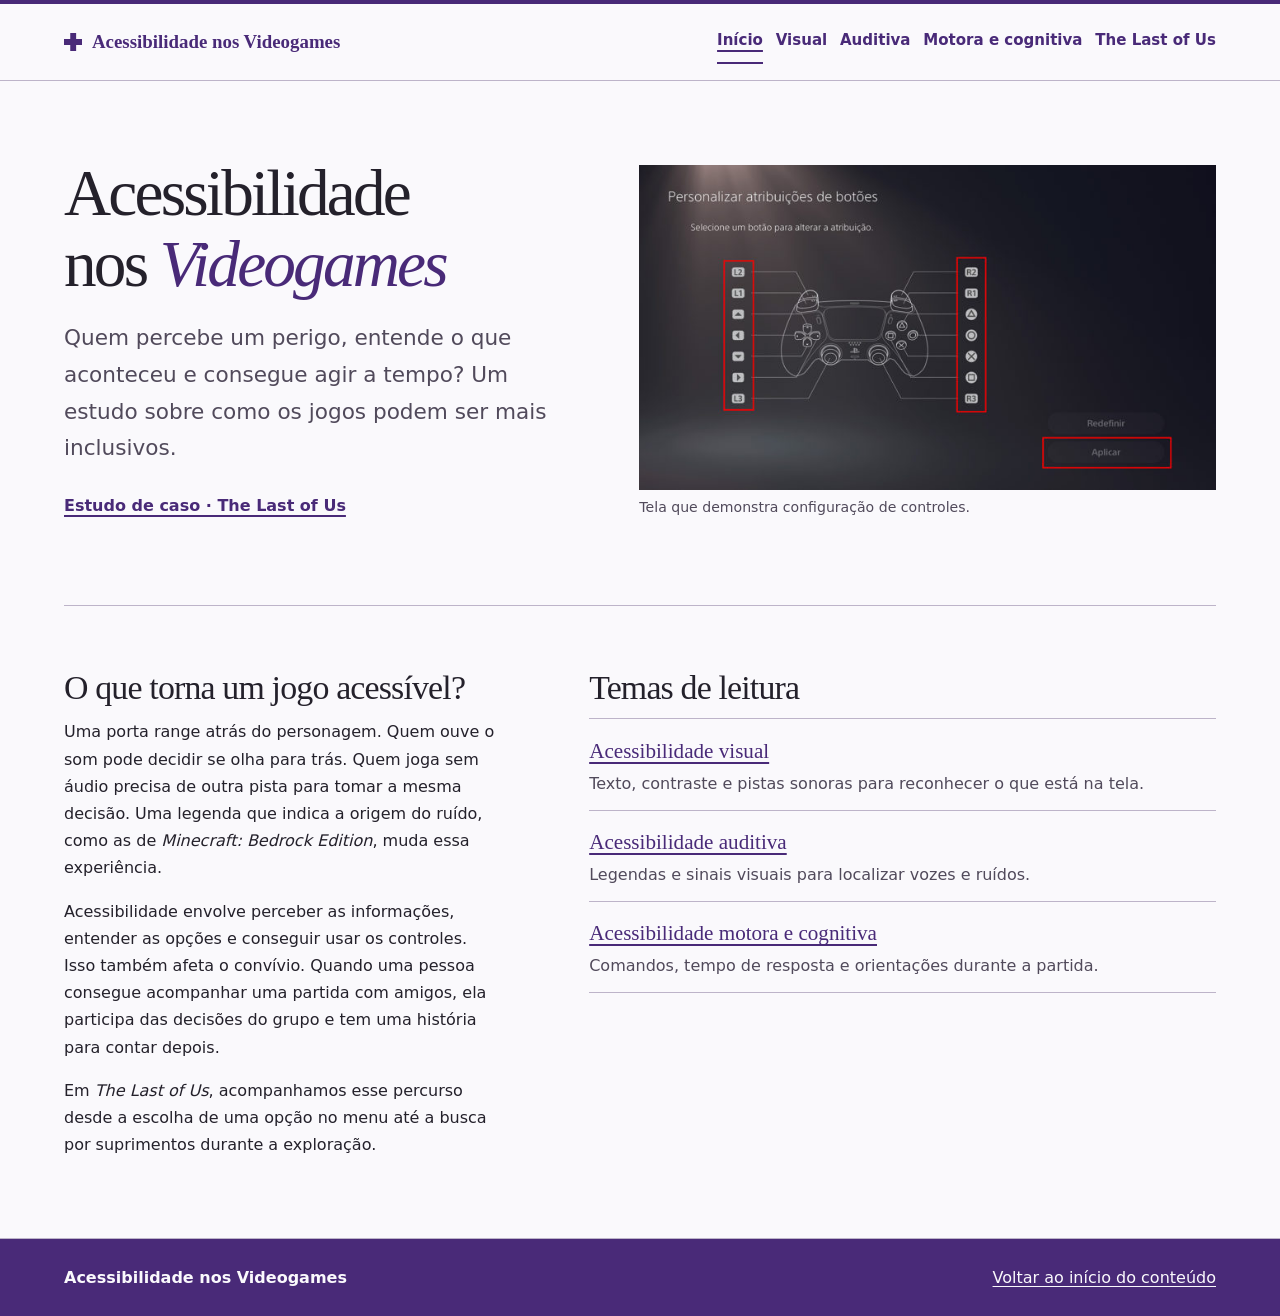
<file: index.html>
<!DOCTYPE html>
<html lang="pt-BR">

<head>
  <meta charset="utf-8">
  <meta name="viewport" content="width=device-width, initial-scale=1">
  <meta name="description"
    content="Quem percebe um perigo, entende o que aconteceu e consegue agir a tempo? Um estudo sobre como os jogos podem ser mais inclusivos.">
  <title>Acessibilidade nos Videogames</title>
  <link rel="icon" href="Imagens/icone.png" type="image/png">
  <link rel="stylesheet" href="css/style.css">
  <script src="js/script.js" defer></script>
</head>

<body>
  <a class="skip" href="#conteudo">Pular para o conteúdo</a>
  <header class="site-head">
    <div class="wrap head-inner">
      <div class="brand"><span aria-hidden="true"></span>Acessibilidade nos Videogames</div>
      <nav aria-label="Navegação principal">
        <a href="index.html" aria-current="page">Início</a>
        <a href="visual.html">Visual</a>
        <a href="auditiva.html">Auditiva</a>
        <a href="motora.html">Motora e cognitiva</a>
        <a href="the-last-of-us.html">The Last of Us</a>
      </nav>
    </div>
  </header>
  <main id="conteudo" class="wrap" tabindex="-1">
    <div class="hero">
      <div>
        <h1>Acessibilidade nos <em>Videogames</em>
        </h1>
        <p class="lead">Quem percebe um perigo, entende o que aconteceu e consegue agir a tempo? Um estudo sobre como os
          jogos podem ser mais inclusivos.</p>
        <a class="study-link" href="the-last-of-us.html">Estudo de caso · The Last of Us</a>
      </div>
      <figure>
        <img src="Imagens/controle.jpg" width="960" height="600"
          alt="Diagrama de um controle. Os botões principais para jogatina podem ser alterados.">
        <figcaption>Tela que demonstra configuração de controles.</figcaption>
      </figure>
    </div>
    <div class="home-content">
      <article class="intro">
        <section>
          <h2>O que torna um jogo acessível?</h2>
          <p>Uma porta range atrás do personagem. Quem ouve o som pode decidir se olha para trás. Quem joga sem áudio
            precisa de outra pista para tomar a mesma decisão. Uma legenda que indica a origem do ruído, como as de
            <cite>Minecraft: Bedrock Edition</cite>, muda essa experiência.
          </p>
          <p>Acessibilidade envolve perceber as informações, entender as opções e conseguir usar os controles. Isso
            também afeta o convívio. Quando uma pessoa consegue acompanhar uma partida com amigos, ela participa das
            decisões do grupo e tem uma história para contar depois.</p>
          <p>Em <cite>The Last of Us</cite>, acompanhamos esse percurso desde a escolha de uma opção no menu até a busca
            por suprimentos durante a exploração.</p>
        </section>
      </article>
      <nav class="catalog" aria-label="Artigos por tema">
        <h2>Temas de leitura</h2>
        <ul>
          <li>
            <a href="visual.html">Acessibilidade visual</a>
            <p>Texto, contraste e pistas sonoras para reconhecer o que está na tela.</p>
          </li>
          <li>
            <a href="auditiva.html">Acessibilidade auditiva</a>
            <p>Legendas e sinais visuais para localizar vozes e ruídos.</p>
          </li>
          <li>
            <a href="motora.html">Acessibilidade motora e cognitiva</a>
            <p>Comandos, tempo de resposta e orientações durante a partida.</p>
          </li>
        </ul>
      </nav>
    </div>
    
  </main>
  <footer class="site-foot">
    <div class="wrap">
      <p>Acessibilidade nos Videogames</p>
      <a href="#conteudo">Voltar ao início do conteúdo</a>
    </div>
  </footer>
</body>

</html>
</file>
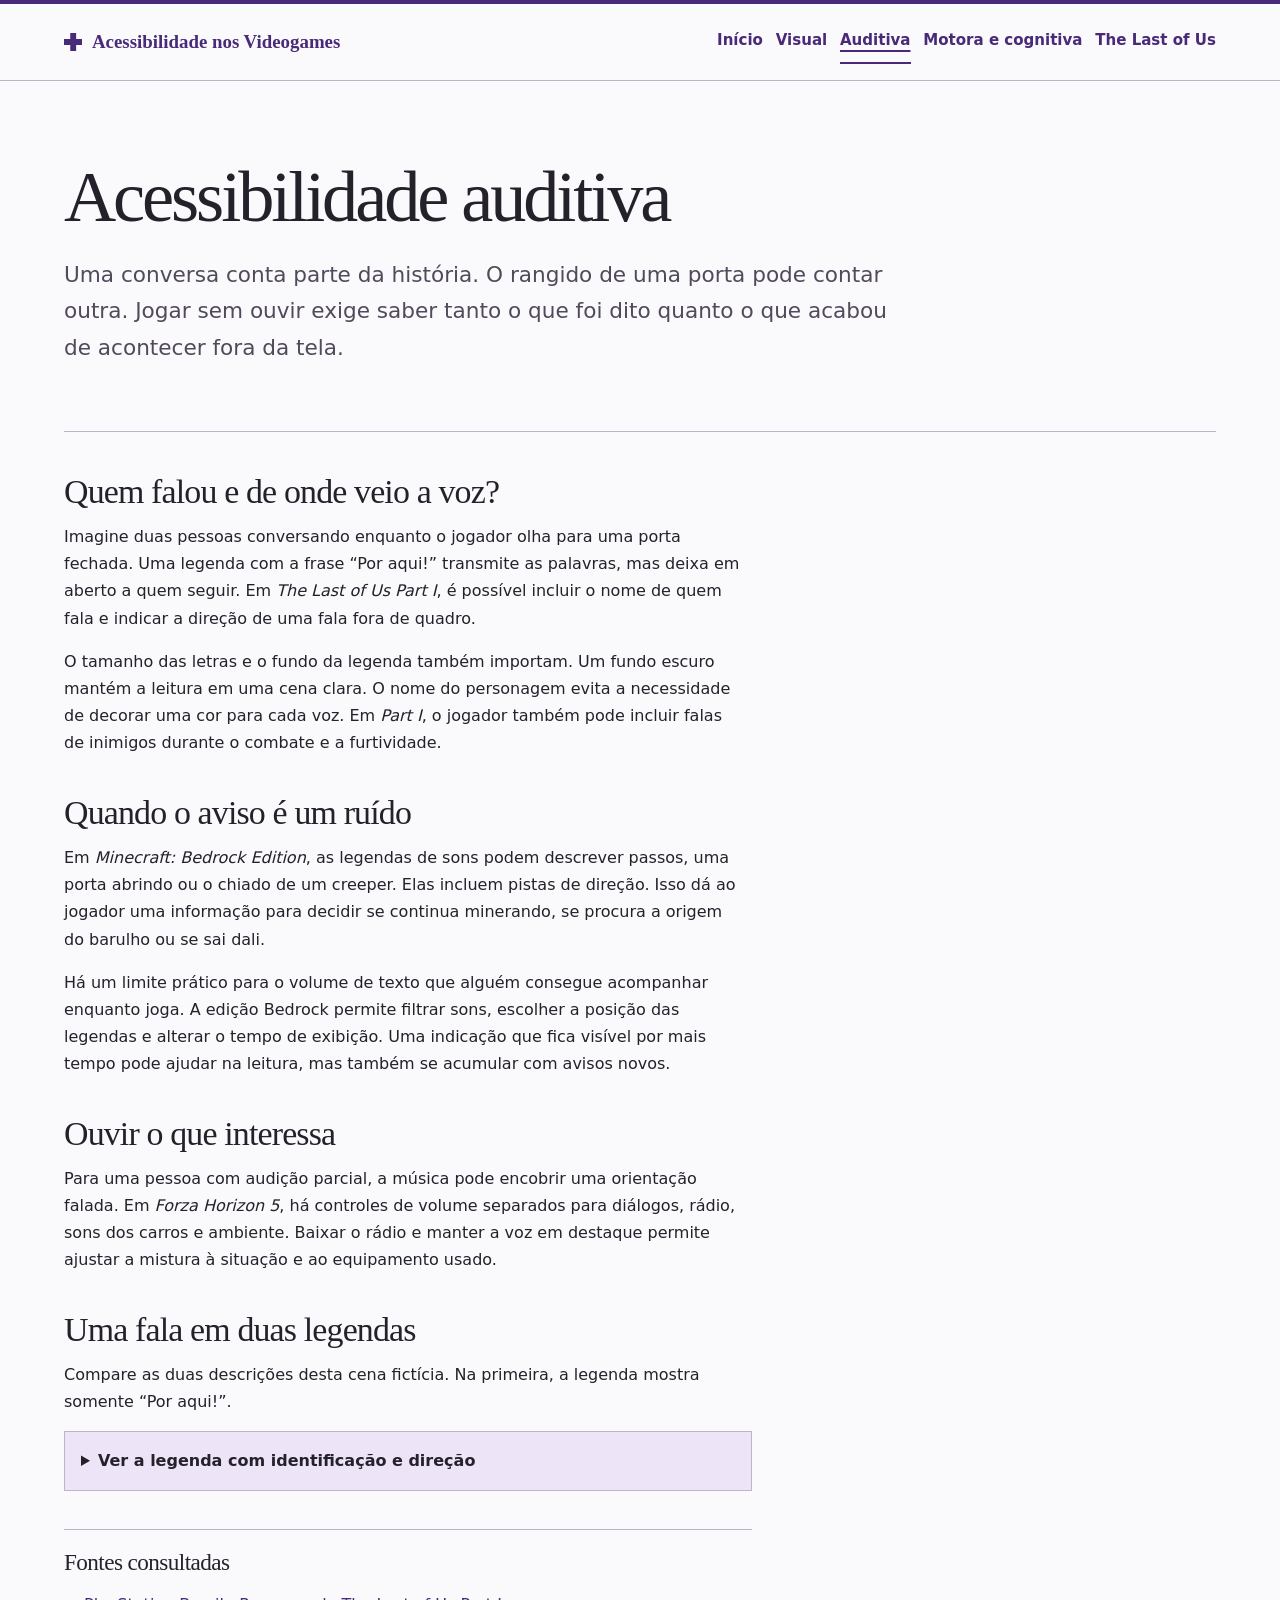
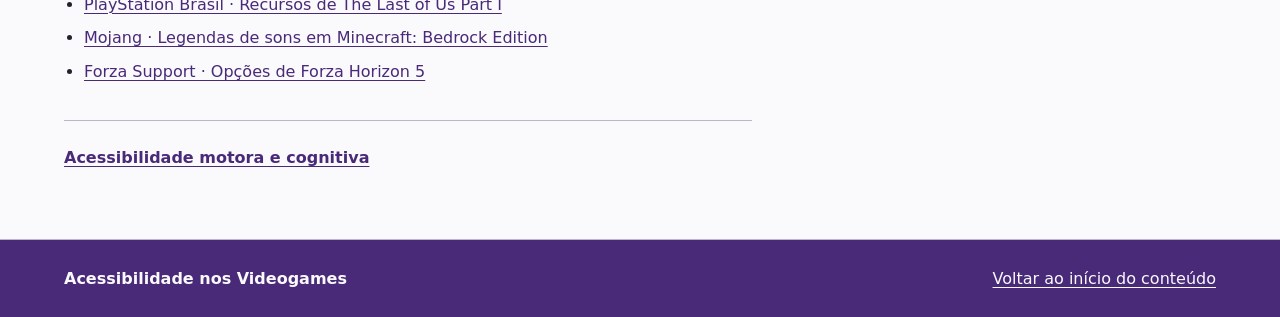
<file: auditiva.html>
<!DOCTYPE html>
<html lang="pt-BR">

<head>
  <meta charset="utf-8">
  <meta name="viewport" content="width=device-width, initial-scale=1">
  <meta name="description"
    content="Uma conversa conta parte da história. O rangido de uma porta pode contar outra. Jogar sem ouvir exige saber tanto o que foi dito quanto o que acabou de acontecer fora da tela.">
  <title>Acessibilidade auditiva | Acessibilidade nos Videogames</title>
  <link rel="icon" href="Imagens/icone.png" type="image/png">
  <link rel="stylesheet" href="css/style.css">
  <script src="js/script.js" defer></script>
</head>

<body>
  <a class="skip" href="#conteudo">Pular para o conteúdo</a>
  <header class="site-head">
    <div class="wrap head-inner">
      <div class="brand"><span aria-hidden="true"></span>Acessibilidade nos Videogames</div>
      <nav aria-label="Navegação principal">
        <a href="index.html">Início</a>
        <a href="visual.html">Visual</a>
        <a href="auditiva.html" aria-current="page">Auditiva</a>
        <a href="motora.html">Motora e cognitiva</a>
        <a href="the-last-of-us.html">The Last of Us</a>
      </nav>
    </div>
  </header>
  <main id="conteudo" class="wrap" tabindex="-1">
    <header class="article-head">
      <h1>Acessibilidade auditiva</h1>
      <p class="lead">Uma conversa conta parte da história. O rangido de uma porta pode contar outra. Jogar sem ouvir
        exige saber tanto o que foi dito quanto o que acabou de acontecer fora da tela.</p>
    </header>
    <div class="reading">
      <article>
        <section id="secao-1">
          <h2>Quem falou e de onde veio a voz?</h2>
          <p>Imagine duas pessoas conversando enquanto o jogador olha para uma porta fechada. Uma legenda com a frase
            “Por aqui!” transmite as palavras, mas deixa em aberto a quem seguir. Em <cite>The Last of Us Part I</cite>,
            é possível incluir o nome de quem fala e indicar a direção de uma fala fora de quadro.</p>
          <p>O tamanho das letras e o fundo da legenda também importam. Um fundo escuro mantém a leitura em uma cena
            clara. O nome do personagem evita a necessidade de decorar uma cor para cada voz. Em <cite>Part I</cite>, o
            jogador também pode incluir falas de inimigos durante o combate e a furtividade.</p>
        </section>
        <section id="secao-2">
          <h2>Quando o aviso é um ruído</h2>
          <p>Em <cite>Minecraft: Bedrock Edition</cite>, as legendas de sons podem descrever passos, uma porta abrindo
            ou o chiado de um creeper. Elas incluem pistas de direção. Isso dá ao jogador uma informação para decidir se
            continua minerando, se procura a origem do barulho ou se sai dali.</p>
          <p>Há um limite prático para o volume de texto que alguém consegue acompanhar enquanto joga. A edição Bedrock
            permite filtrar sons, escolher a posição das legendas e alterar o tempo de exibição. Uma indicação que fica
            visível por mais tempo pode ajudar na leitura, mas também se acumular com avisos novos.</p>
        </section>
        <section id="secao-3">
          <h2>Ouvir o que interessa</h2>
          <p>Para uma pessoa com audição parcial, a música pode encobrir uma orientação falada. Em <cite>Forza Horizon
              5</cite>, há controles de volume separados para diálogos, rádio, sons dos carros e ambiente. Baixar o
            rádio e manter a voz em destaque permite ajustar a mistura à situação e ao equipamento usado.</p>
        </section>
        <section id="secao-4">
          <h2>Uma fala em duas legendas</h2>
          <p>Compare as duas descrições desta cena fictícia. Na primeira, a legenda mostra somente “Por aqui!”.</p>
          <details>
            <summary>Ver a legenda com identificação e direção</summary>
            <p><strong>Lia, à esquerda</strong> — Por aqui!</p>
            <p>Agora é possível escolher para onde virar mesmo quando Lia está fora do enquadramento.</p>
          </details>
        </section>
        <section class="refs" id="secao-5">
          <h2>Fontes consultadas</h2>
          <ul>
            <li>
              <a
                href="https://blog.br.playstation.com/2022/08/26/the-last-of-us-part-i-lista-completa-de-recursos-de-acessibilidade/">PlayStation
                Brasil · Recursos de The Last of Us Part I</a>
            </li>
            <li>
              <a href="https://www.minecraft.net/en-us/article/closed-captions-for-bedrock-edition">Mojang · Legendas de
                sons em Minecraft: Bedrock Edition</a>
            </li>
            <li>
              <a
                href="https://support.forza.net/hc/en-us/articles/46523995129747-Forza-Horizon-5-Accessibility-Support">Forza
                Support · Opções de Forza Horizon 5</a>
            </li>
          </ul>
        </section>
        <nav class="next" aria-label="Continuar leitura">
          <a href="motora.html">Acessibilidade motora e cognitiva</a>
        </nav>
      </article>
    </div>
  </main>
  <footer class="site-foot">
    <div class="wrap">
      <p>Acessibilidade nos Videogames</p>
      <a href="#conteudo">Voltar ao início do conteúdo</a>
    </div>
  </footer>
</body>

</html>
</file>
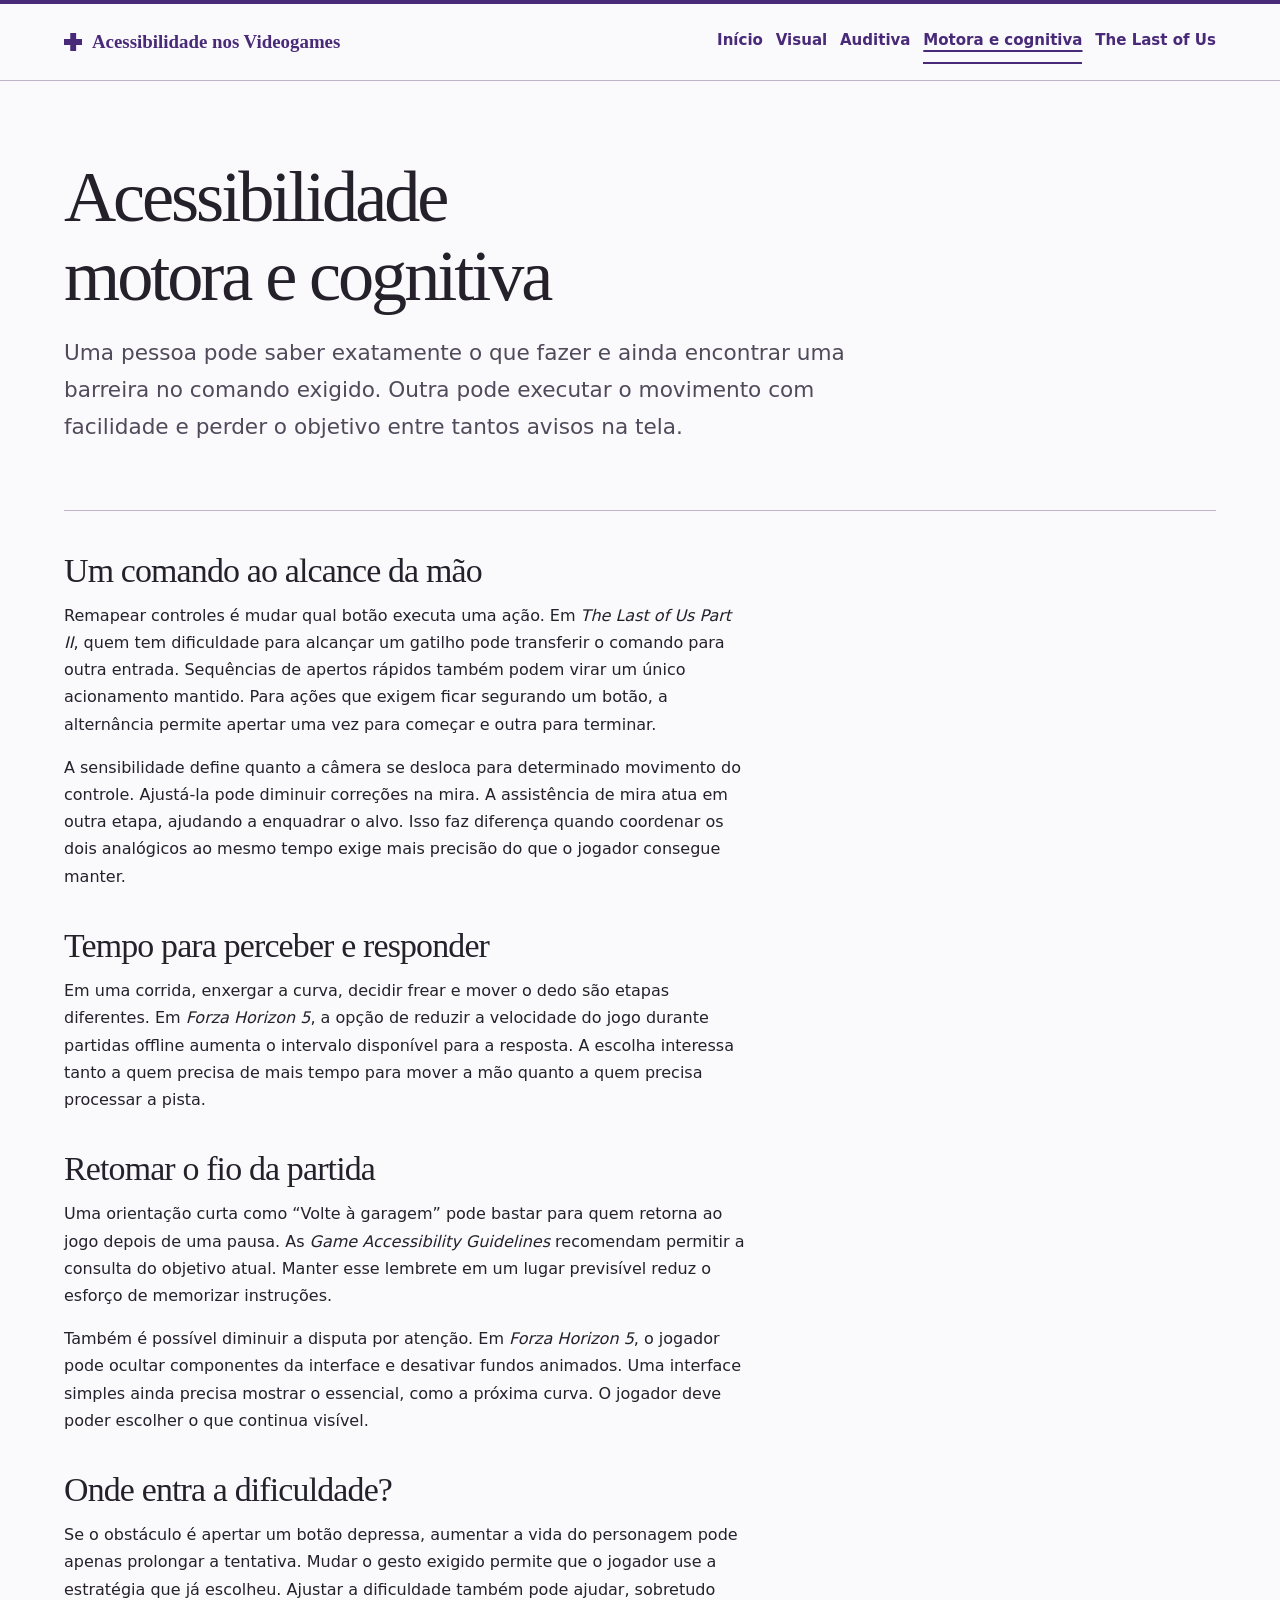
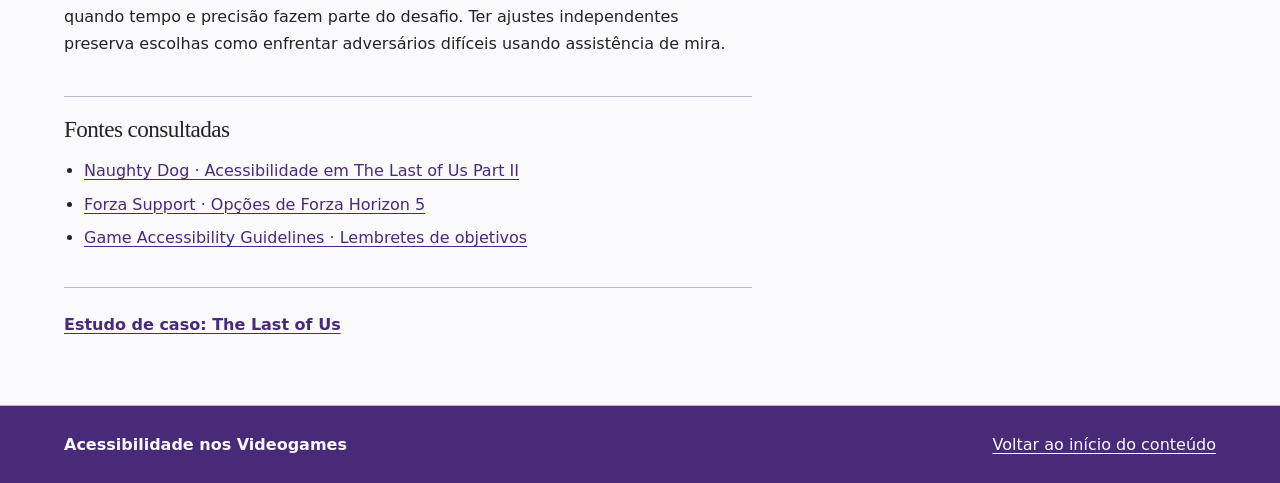
<file: motora.html>
<!DOCTYPE html>
<html lang="pt-BR">

<head>
  <meta charset="utf-8">
  <meta name="viewport" content="width=device-width, initial-scale=1">
  <meta name="description"
    content="Uma pessoa pode saber exatamente o que fazer e ainda encontrar uma barreira no comando exigido. Outra pode executar o movimento com facilidade e perder o objetivo entre tantos avisos na tela.">
  <title>Acessibilidade motora e cognitiva | Acessibilidade nos Videogames</title>
  <link rel="icon" href="Imagens/icone.png" type="image/png">
  <link rel="stylesheet" href="css/style.css">
  <script src="js/script.js" defer></script>
</head>

<body>
  <a class="skip" href="#conteudo">Pular para o conteúdo</a>
  <header class="site-head">
    <div class="wrap head-inner">
      <div class="brand"><span aria-hidden="true"></span>Acessibilidade nos Videogames</div>
      <nav aria-label="Navegação principal">
        <a href="index.html">Início</a>
        <a href="visual.html">Visual</a>
        <a href="auditiva.html">Auditiva</a>
        <a href="motora.html" aria-current="page">Motora e cognitiva</a>
        <a href="the-last-of-us.html">The Last of Us</a>
      </nav>
    </div>
  </header>
  <main id="conteudo" class="wrap" tabindex="-1">
    <header class="article-head">
      <h1>Acessibilidade motora e cognitiva</h1>
      <p class="lead">Uma pessoa pode saber exatamente o que fazer e ainda encontrar uma barreira no comando exigido.
        Outra pode executar o movimento com facilidade e perder o objetivo entre tantos avisos na tela.</p>
    </header>
    <div class="reading">
      <article>
        <section id="secao-1">
          <h2>Um comando ao alcance da mão</h2>
          <p>Remapear controles é mudar qual botão executa uma ação. Em <cite>The Last of Us Part II</cite>, quem tem
            dificuldade para alcançar um gatilho pode transferir o comando para outra entrada. Sequências de apertos
            rápidos também podem virar um único acionamento mantido. Para ações que exigem ficar segurando um botão, a
            alternância permite apertar uma vez para começar e outra para terminar.</p>
          <p>A sensibilidade define quanto a câmera se desloca para determinado movimento do controle. Ajustá-la pode
            diminuir correções na mira. A assistência de mira atua em outra etapa, ajudando a enquadrar o alvo. Isso faz
            diferença quando coordenar os dois analógicos ao mesmo tempo exige mais precisão do que o jogador consegue
            manter.</p>
        </section>
        <section id="secao-2">
          <h2>Tempo para perceber e responder</h2>
          <p>Em uma corrida, enxergar a curva, decidir frear e mover o dedo são etapas diferentes. Em <cite>Forza
              Horizon 5</cite>, a opção de reduzir a velocidade do jogo durante partidas offline aumenta o intervalo
            disponível para a resposta. A escolha interessa tanto a quem precisa de mais tempo para mover a mão quanto a
            quem precisa processar a pista.</p>
        </section>
        <section id="secao-3">
          <h2>Retomar o fio da partida</h2>
          <p>Uma orientação curta como “Volte à garagem” pode bastar para quem retorna ao jogo depois de uma pausa. As
            <cite>Game Accessibility Guidelines</cite> recomendam permitir a consulta do objetivo atual. Manter esse
            lembrete em um lugar previsível reduz o esforço de memorizar instruções.</p>
          <p>Também é possível diminuir a disputa por atenção. Em <cite>Forza Horizon 5</cite>, o jogador pode ocultar
            componentes da interface e desativar fundos animados. Uma interface simples ainda precisa mostrar o
            essencial, como a próxima curva. O jogador deve poder escolher o que continua visível.</p>
        </section>
        <section id="secao-4">
          <h2>Onde entra a dificuldade?</h2>
          <p>Se o obstáculo é apertar um botão depressa, aumentar a vida do personagem pode apenas prolongar a
            tentativa. Mudar o gesto exigido permite que o jogador use a estratégia que já escolheu. Ajustar a
            dificuldade também pode ajudar, sobretudo quando tempo e precisão fazem parte do desafio. Ter ajustes
            independentes preserva escolhas como enfrentar adversários difíceis usando assistência de mira.</p>
        </section>
        <section class="refs" id="secao-5">
          <h2>Fontes consultadas</h2>
          <ul>
            <li>
              <a href="https://www.naughtydog.com/blog/the_last_of_us_part_ii_accessibility_features_detailed">Naughty
                Dog · Acessibilidade em The Last of Us Part II</a>
            </li>
            <li>
              <a
                href="https://support.forza.net/hc/en-us/articles/46523995129747-Forza-Horizon-5-Accessibility-Support">Forza
                Support · Opções de Forza Horizon 5</a>
            </li>
            <li>
              <a
                href="https://gameaccessibilityguidelines.com/indicate-allow-reminder-of-current-objectives-during-gameplay/">Game
                Accessibility Guidelines · Lembretes de objetivos</a>
            </li>
          </ul>
        </section>
        <nav class="next" aria-label="Continuar leitura">
          <a href="the-last-of-us.html">Estudo de caso: The Last of Us</a>
        </nav>
      </article>
    </div>
  </main>
  <footer class="site-foot">
    <div class="wrap">
      <p>Acessibilidade nos Videogames</p>
      <a href="#conteudo">Voltar ao início do conteúdo</a>
    </div>
  </footer>
</body>

</html>
</file>
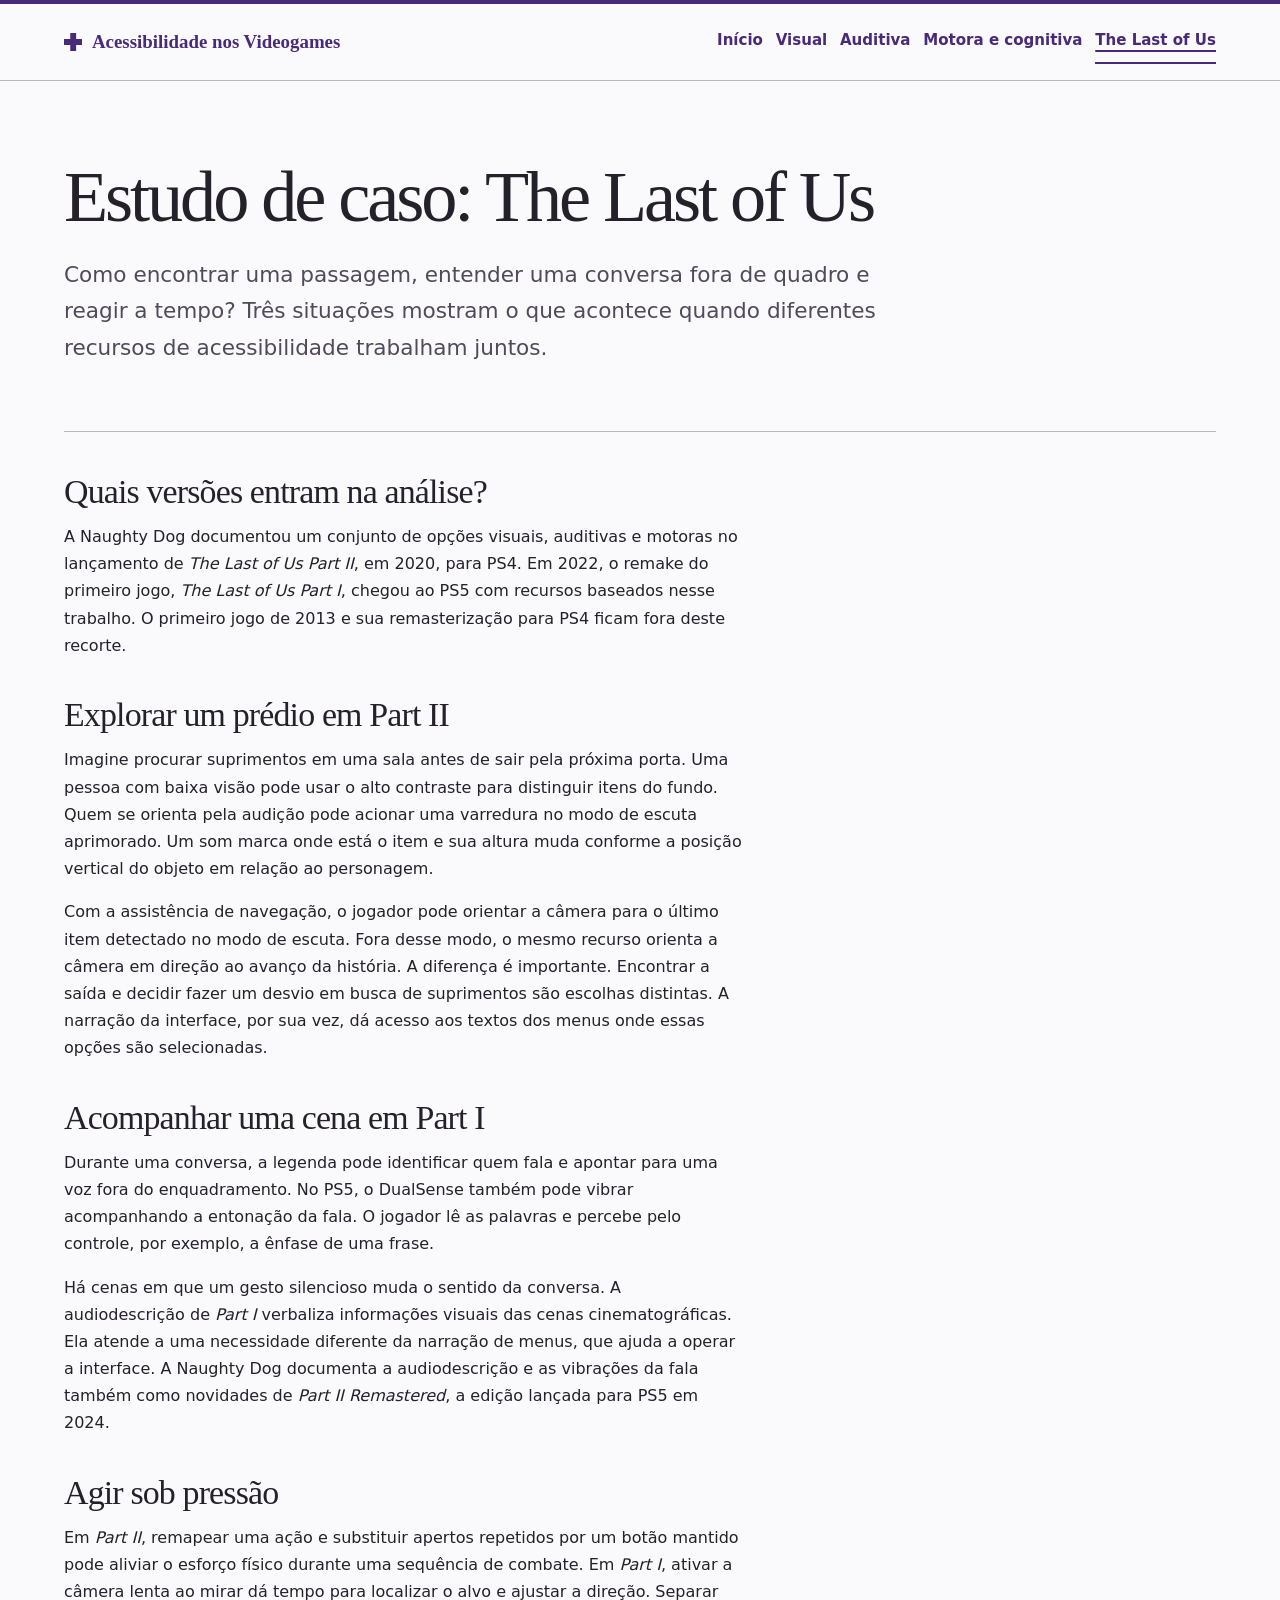
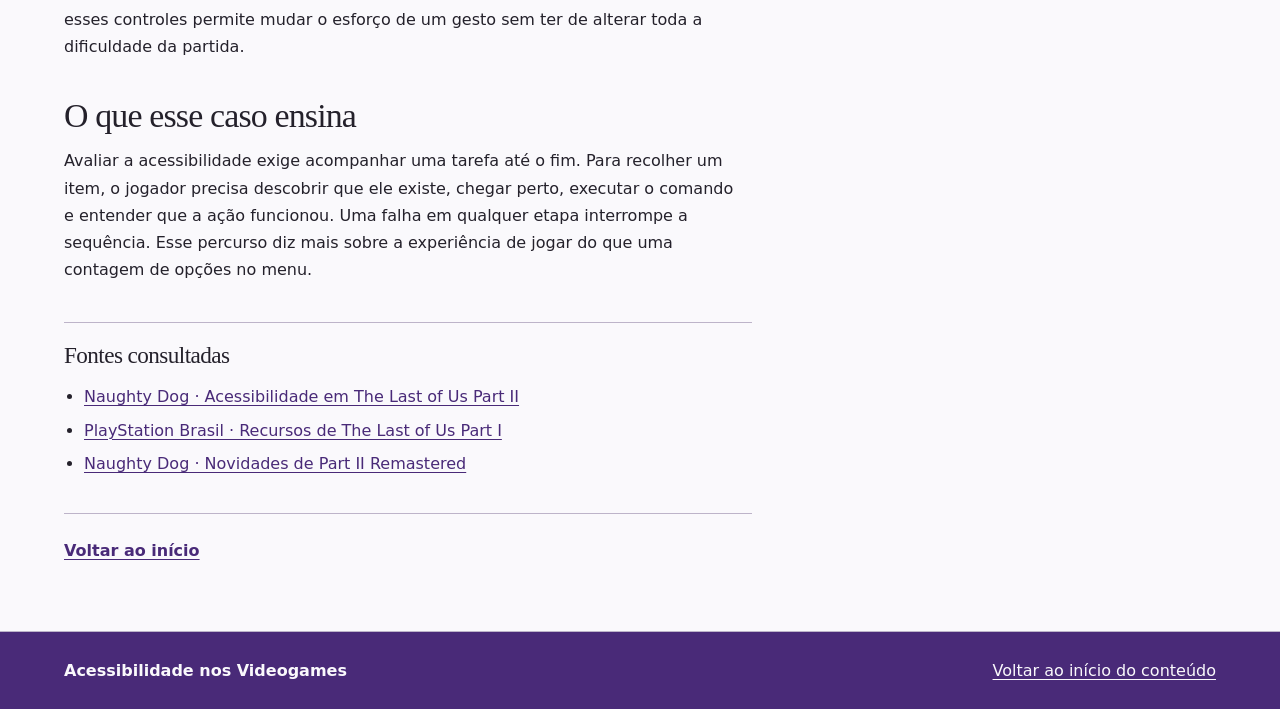
<file: the-last-of-us.html>
<!DOCTYPE html>
<html lang="pt-BR">

<head>
  <meta charset="utf-8">
  <meta name="viewport" content="width=device-width, initial-scale=1">
  <meta name="description"
    content="Como encontrar uma passagem, entender uma conversa fora de quadro e reagir a tempo? Três situações mostram o que acontece quando diferentes recursos de acessibilidade trabalham juntos.">
  <title>Estudo de caso: The Last of Us | Acessibilidade nos Videogames</title>
  <link rel="icon" href="Imagens/icone.png" type="image/png">
  <link rel="stylesheet" href="css/style.css">
  <script src="js/script.js" defer></script>
</head>

<body>
  <a class="skip" href="#conteudo">Pular para o conteúdo</a>
  <header class="site-head">
    <div class="wrap head-inner">
      <div class="brand"><span aria-hidden="true"></span>Acessibilidade nos Videogames</div>
      <nav aria-label="Navegação principal">
        <a href="index.html">Início</a>
        <a href="visual.html">Visual</a>
        <a href="auditiva.html">Auditiva</a>
        <a href="motora.html">Motora e cognitiva</a>
        <a href="the-last-of-us.html" aria-current="page">The Last of Us</a>
      </nav>
    </div>
  </header>
  <main id="conteudo" class="wrap" tabindex="-1">
    <header class="article-head">
      <h1>Estudo de caso: The Last of Us</h1>
      <p class="lead">Como encontrar uma passagem, entender uma conversa fora de quadro e reagir a tempo? Três situações
        mostram o que acontece quando diferentes recursos de acessibilidade trabalham juntos.</p>
    </header>
    <div class="reading">
      <article>
        <section id="secao-1">
          <h2>Quais versões entram na análise?</h2>
          <p>A Naughty Dog documentou um conjunto de opções visuais, auditivas e motoras no lançamento de <cite>The Last
              of Us Part II</cite>, em 2020, para PS4. Em 2022, o remake do primeiro jogo, <cite>The Last of Us Part
              I</cite>, chegou ao PS5 com recursos baseados nesse trabalho. O primeiro jogo de 2013 e sua remasterização
            para PS4 ficam fora deste recorte.</p>
        </section>
        <section id="secao-2">
          <h2>Explorar um prédio em Part II</h2>
          <p>Imagine procurar suprimentos em uma sala antes de sair pela próxima porta. Uma pessoa com baixa visão pode
            usar o alto contraste para distinguir itens do fundo. Quem se orienta pela audição pode acionar uma
            varredura no modo de escuta aprimorado. Um som marca onde está o item e sua altura muda conforme a posição
            vertical do objeto em relação ao personagem.</p>
          <p>Com a assistência de navegação, o jogador pode orientar a câmera para o último item detectado no modo de
            escuta. Fora desse modo, o mesmo recurso orienta a câmera em direção ao avanço da história. A diferença é
            importante. Encontrar a saída e decidir fazer um desvio em busca de suprimentos são escolhas distintas. A
            narração da interface, por sua vez, dá acesso aos textos dos menus onde essas opções são selecionadas.</p>
        </section>
        <section id="secao-3">
          <h2>Acompanhar uma cena em Part I</h2>
          <p>Durante uma conversa, a legenda pode identificar quem fala e apontar para uma voz fora do enquadramento. No
            PS5, o DualSense também pode vibrar acompanhando a entonação da fala. O jogador lê as palavras e percebe
            pelo controle, por exemplo, a ênfase de uma frase.</p>
          <p>Há cenas em que um gesto silencioso muda o sentido da conversa. A audiodescrição de <cite>Part I</cite>
            verbaliza informações visuais das cenas cinematográficas. Ela atende a uma necessidade diferente da narração
            de menus, que ajuda a operar a interface. A Naughty Dog documenta a audiodescrição e as vibrações da fala
            também como novidades de <cite>Part II Remastered</cite>, a edição lançada para PS5 em 2024.</p>
        </section>
        <section id="secao-4">
          <h2>Agir sob pressão</h2>
          <p>Em <cite>Part II</cite>, remapear uma ação e substituir apertos repetidos por um botão mantido pode aliviar
            o esforço físico durante uma sequência de combate. Em <cite>Part I</cite>, ativar a câmera lenta ao mirar dá
            tempo para localizar o alvo e ajustar a direção. Separar esses controles permite mudar o esforço de um gesto
            sem ter de alterar toda a dificuldade da partida.</p>
        </section>
        <section id="secao-5">
          <h2>O que esse caso ensina</h2>
          <p>Avaliar a acessibilidade exige acompanhar uma tarefa até o fim. Para recolher um item, o jogador precisa
            descobrir que ele existe, chegar perto, executar o comando e entender que a ação funcionou. Uma falha em
            qualquer etapa interrompe a sequência. Esse percurso diz mais sobre a experiência de jogar do que uma
            contagem de opções no menu.</p>
        </section>
        <section class="refs" id="secao-6">
          <h2>Fontes consultadas</h2>
          <ul>
            <li>
              <a href="https://www.naughtydog.com/blog/the_last_of_us_part_ii_accessibility_features_detailed">Naughty
                Dog · Acessibilidade em The Last of Us Part II</a>
            </li>
            <li>
              <a
                href="https://blog.br.playstation.com/2022/08/26/the-last-of-us-part-i-lista-completa-de-recursos-de-acessibilidade/">PlayStation
                Brasil · Recursos de The Last of Us Part I</a>
            </li>
            <li>
              <a
                href="https://feedback.naughtydog.com/hc/en-us/articles/22879537072660-What-are-the-new-features-of-The-Last-of-Us-Part-II-Remastered">Naughty
                Dog · Novidades de Part II Remastered</a>
            </li>
          </ul>
        </section>
        <nav class="next" aria-label="Continuar leitura">
          <a href="index.html">Voltar ao início</a>
        </nav>
      </article>
    </div>
  </main>
  <footer class="site-foot">
    <div class="wrap">
      <p>Acessibilidade nos Videogames</p>
      <a href="#conteudo">Voltar ao início do conteúdo</a>
    </div>
  </footer>
</body>

</html>
</file>
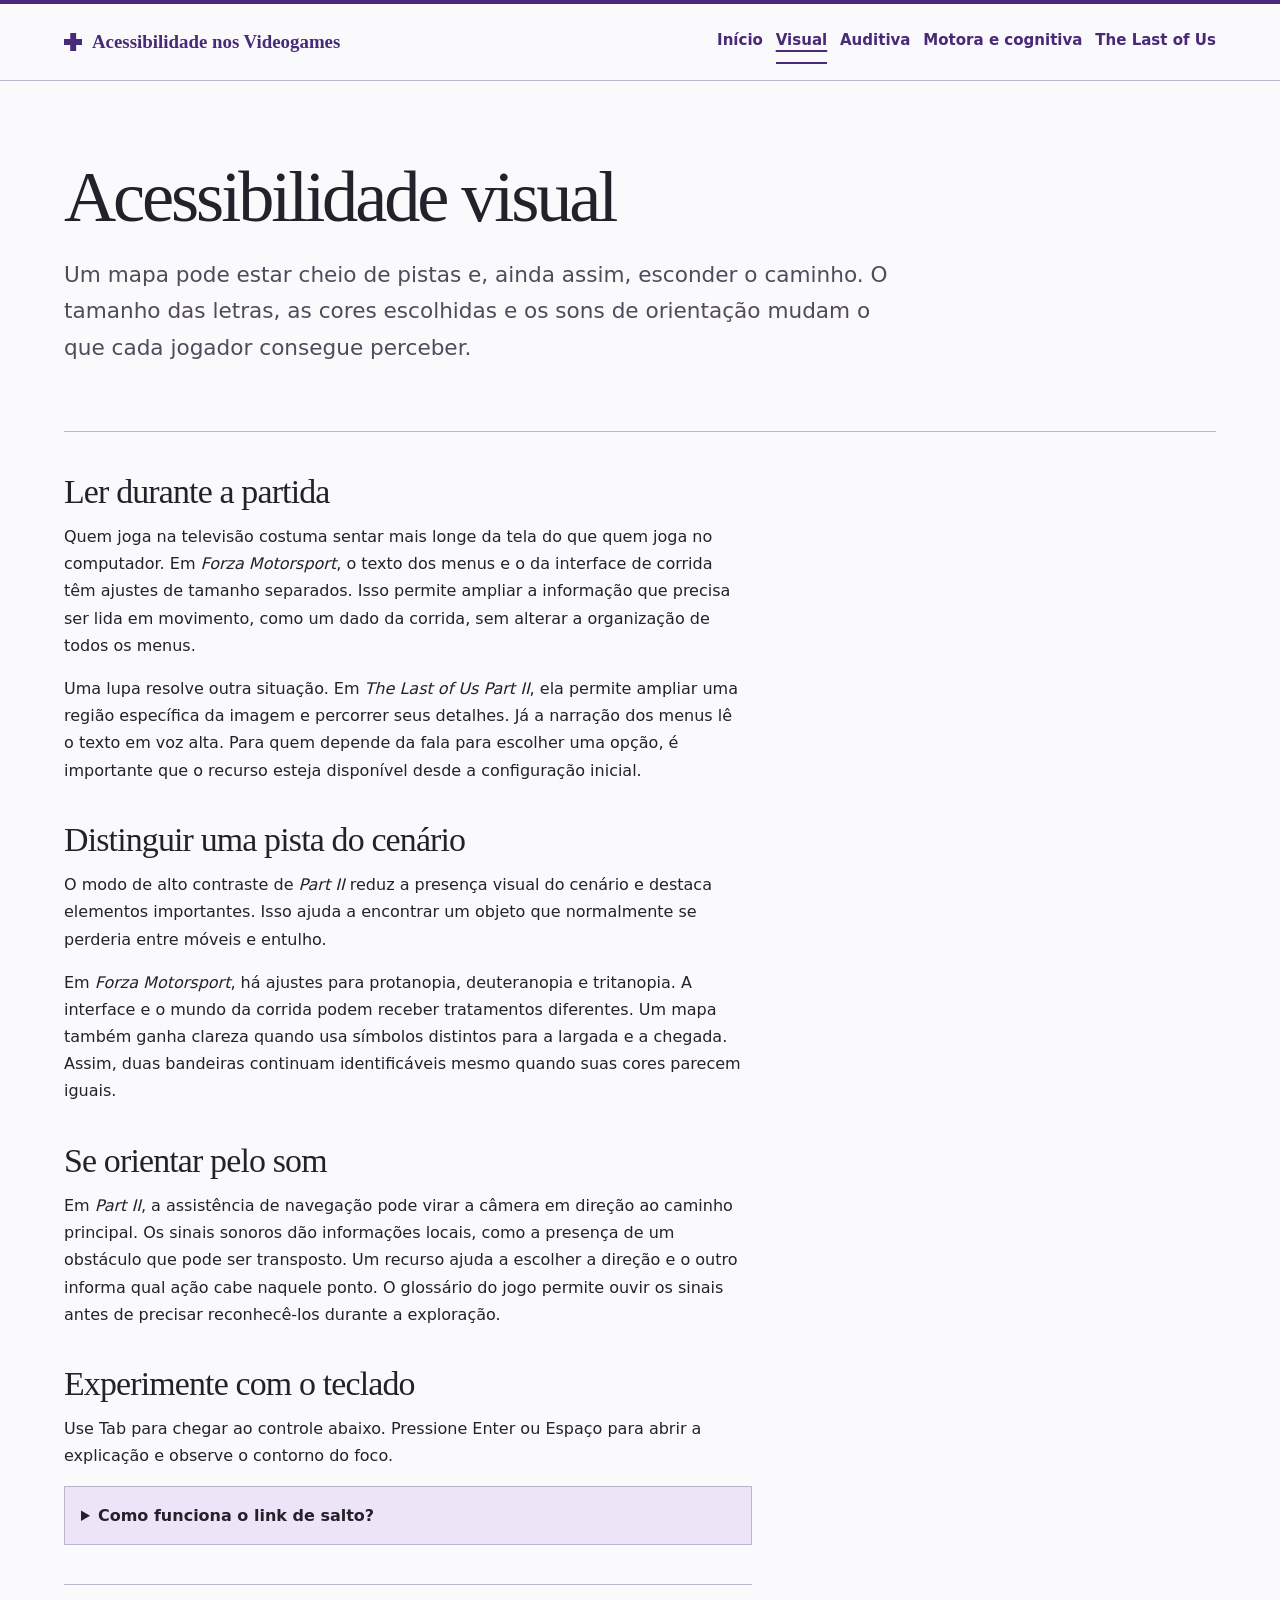
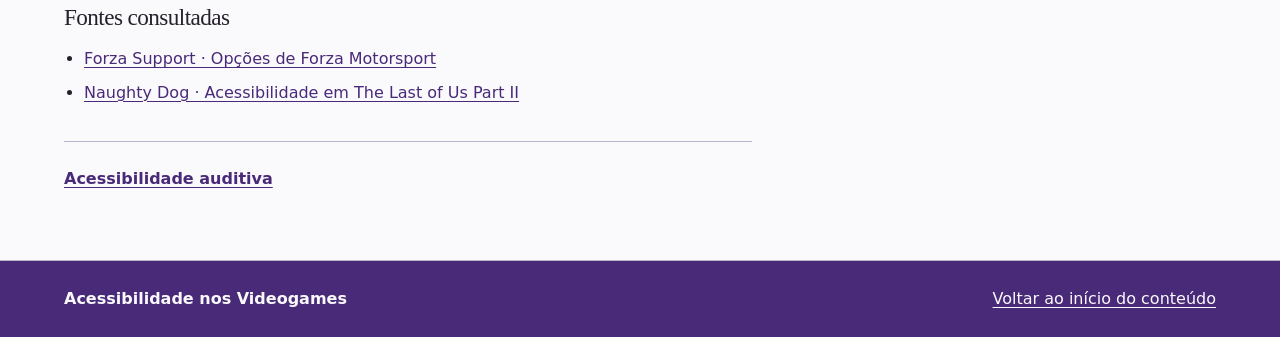
<file: visual.html>
<!DOCTYPE html>
<html lang="pt-BR">

<head>
  <meta charset="utf-8">
  <meta name="viewport" content="width=device-width, initial-scale=1">
  <meta name="description"
    content="Um mapa pode estar cheio de pistas e, ainda assim, esconder o caminho. O tamanho das letras, as cores escolhidas e os sons de orientação mudam o que cada jogador consegue perceber.">
  <title>Acessibilidade visual | Acessibilidade nos Videogames</title>
  <link rel="icon" href="Imagens/icone.png" type="image/png">
  <link rel="stylesheet" href="css/style.css">
  <script src="js/script.js" defer></script>
</head>

<body>
  <a class="skip" href="#conteudo">Pular para o conteúdo</a>
  <header class="site-head">
    <div class="wrap head-inner">
      <div class="brand"><span aria-hidden="true"></span>Acessibilidade nos Videogames</div>
      <nav aria-label="Navegação principal">
        <a href="index.html">Início</a>
        <a href="visual.html" aria-current="page">Visual</a>
        <a href="auditiva.html">Auditiva</a>
        <a href="motora.html">Motora e cognitiva</a>
        <a href="the-last-of-us.html">The Last of Us</a>
      </nav>
    </div>
  </header>
  <main id="conteudo" class="wrap" tabindex="-1">
    <header class="article-head">
      <h1>Acessibilidade visual</h1>
      <p class="lead">Um mapa pode estar cheio de pistas e, ainda assim, esconder o caminho. O tamanho das letras, as
        cores escolhidas e os sons de orientação mudam o que cada jogador consegue perceber.</p>
    </header>
    <div class="reading">
      <article>
        <section id="secao-1">
          <h2>Ler durante a partida</h2>
          <p>Quem joga na televisão costuma sentar mais longe da tela do que quem joga no computador. Em <cite>Forza
              Motorsport</cite>, o texto dos menus e o da interface de corrida têm ajustes de tamanho separados. Isso
            permite ampliar a informação que precisa ser lida em movimento, como um dado da corrida, sem alterar a
            organização de todos os menus.</p>
          <p>Uma lupa resolve outra situação. Em <cite>The Last of Us Part II</cite>, ela permite ampliar uma região
            específica da imagem e percorrer seus detalhes. Já a narração dos menus lê o texto em voz alta. Para quem
            depende da fala para escolher uma opção, é importante que o recurso esteja disponível desde a configuração
            inicial.</p>
        </section>
        <section id="secao-2">
          <h2>Distinguir uma pista do cenário</h2>
          <p>O modo de alto contraste de <cite>Part II</cite> reduz a presença visual do cenário e destaca elementos
            importantes. Isso ajuda a encontrar um objeto que normalmente se perderia entre móveis e entulho.</p>
          <p>Em <cite>Forza Motorsport</cite>, há ajustes para protanopia, deuteranopia e tritanopia. A interface e o
            mundo da corrida podem receber tratamentos diferentes. Um mapa também ganha clareza quando usa símbolos
            distintos para a largada e a chegada. Assim, duas bandeiras continuam identificáveis mesmo quando suas cores
            parecem iguais.</p>
        </section>
        <section id="secao-3">
          <h2>Se orientar pelo som</h2>
          <p>Em <cite>Part II</cite>, a assistência de navegação pode virar a câmera em direção ao caminho principal. Os
            sinais sonoros dão informações locais, como a presença de um obstáculo que pode ser transposto. Um recurso
            ajuda a escolher a direção e o outro informa qual ação cabe naquele ponto. O glossário do jogo permite ouvir
            os sinais antes de precisar reconhecê-los durante a exploração.</p>
        </section>
        <section id="secao-4">
          <h2>Experimente com o teclado</h2>
          <p>Use Tab para chegar ao controle abaixo. Pressione Enter ou Espaço para abrir a explicação e observe o
            contorno do foco.</p>
          <details>
            <summary>Como funciona o link de salto?</summary>
            <p>O primeiro Tab da página revela “Pular para o conteúdo”. Ao pressionar Enter nesse link, o foco vai para
              o conteúdo principal. O Tab seguinte continua dali.</p>
          </details>
        </section>
        <section class="refs" id="secao-5">
          <h2>Fontes consultadas</h2>
          <ul>
            <li>
              <a
                href="https://support.forza.net/hc/en-us/articles/46524064744851-Forza-Motorsport-Accessibility-Support">Forza
                Support · Opções de Forza Motorsport</a>
            </li>
            <li>
              <a href="https://www.naughtydog.com/blog/the_last_of_us_part_ii_accessibility_features_detailed">Naughty
                Dog · Acessibilidade em The Last of Us Part II</a>
            </li>
          </ul>
        </section>
        <nav class="next" aria-label="Continuar leitura">
          <a href="auditiva.html">Acessibilidade auditiva</a>
        </nav>
      </article>
    </div>
  </main>
  <footer class="site-foot">
    <div class="wrap">
      <p>Acessibilidade nos Videogames</p>
      <a href="#conteudo">Voltar ao início do conteúdo</a>
    </div>
  </footer>
</body>

</html>
</file>
<file: css/style.css>
:root {
  color-scheme: light;
  --paper: #FAF9FC;
  --ink: #24212B;
  --muted: #514A5B;
  --green: #492A78;
  --line: #C9C1D2;
  --wash: #EDE5F7;
  --rust: #7546B8;
  font: 1rem/1.65 system-ui, sans-serif;
}

* {
  box-sizing: border-box;
}

body {
  margin: 0;
  background: var(--paper);
  color: var(--ink);
  overflow-wrap: anywhere;
}

.wrap {
  width: min(91%, 75rem);
  margin-inline: auto;
}

a {
  color: var(--green);
  text-underline-offset: .2em;
  text-decoration-thickness: .09em;
}

a:hover {
  text-decoration-thickness: .17em;
}

:where(a, summary, main):focus-visible {
  outline: 3px solid var(--rust);
  outline-offset: 4px;
}

.skip {
  position: absolute;
  z-index: 1;
  top: .75rem;
  left: 4.5%;
  padding: .65rem 1rem;
  background: var(--paper);
  translate: 0 -180%;
}

.skip:focus {
  translate: 0 0;
}

.site-head {
  border-bottom: 1px solid var(--line);
}

.head-inner {
  display: flex;
  justify-content: space-between;
  align-items: center;
  gap: .5rem 1.75rem;
  padding-block: .75rem;
  flex-wrap: wrap;
}

.brand {
  display: flex;
  align-items: center;
  gap: .6rem;
  font-weight: 750;
  color: var(--green);
}

.brand span {
  width: 1.15rem;
  height: 1.15rem;
  border: .25rem solid var(--green);
  border-radius: 50% 50% 50% 0;
  flex: none;
}

.site-head nav {
  display: flex;
  flex-wrap: wrap;
  gap: 0 1.05rem;
}

.site-head nav a {
  display: inline-flex;
  align-items: center;
  min-height: 2.75rem;
  text-decoration: none;
  font-weight: 600;
  font-size: .94rem;
}

.site-head nav a:hover,
.site-head nav [aria-current] {
  text-decoration: underline;
  text-decoration-thickness: .15em;
}

.site-head nav [aria-current] {
  font-weight: 800;
}

h1,
h2 {
  font-family: Georgia, serif;
  line-height: 1.09;
  font-weight: 500;
  text-wrap: balance;
  margin: 0 0 .75rem;
}

h1 {
  font-size: clamp(2.45rem, 5.65vw, 5.6rem);
  letter-spacing: -.043em;
}

h2 {
  font-size: clamp(1.5rem, 2.65vw, 2.45rem);
  letter-spacing: -.025em;
}

p {
  margin: 0 0 1rem;
}

.lead {
  font-size: clamp(1.08rem, 2vw, 1.35rem);
  color: var(--muted);
  max-width: 49ch;
  margin-top: 1.25rem;
}

.hero {
  display: grid;
  grid-template-columns: minmax(0, 1fr) minmax(0, 1.06fr);
  gap: clamp(1.75rem, 5vw, 5rem);
  align-items: center;
  padding-block: clamp(2.5rem, 6vw, 5rem);
  border-bottom: 1px solid var(--line);
}

figure {
  margin: 0;
}

img {
  display: block;
  width: 100%;
  height: auto;
  border-radius: .25rem;
}

figcaption {
  color: var(--muted);
  font-size: .88rem;
  margin-top: .4rem;
}

.home-content {
  display: grid;
  grid-template-columns: minmax(0, .82fr) minmax(0, 1.18fr);
  gap: clamp(2rem, 7vw, 7rem);
  padding-block: clamp(2rem, 5vw, 4rem);
}

.catalog ul,
.toc ul {
  list-style: none;
  padding: 0;
  margin: 0;
}

.catalog li {
  border-top: 1px solid var(--line);
  padding: .65rem 0 .75rem;
}

.catalog li:last-child {
  border-bottom: 1px solid var(--line);
}

.catalog a {
  display: inline-block;
  padding: .28rem 0;
  font-family: Georgia, serif;
  font-size: 1.32rem;
}

.catalog p {
  margin: 0;
  color: var(--muted);
}

.article-head {
  padding-block: clamp(2.4rem, 6vw, 5rem) clamp(1.7rem, 4vw, 3rem);
  border-bottom: 1px solid var(--line);
}

.article-head h1 {
  max-width: 18ch;
}

.reading {
  display: grid;
  grid-template-columns: minmax(0, 43rem);
  gap: clamp(2rem, 6vw, 6rem);
  padding-block: 2.65rem 4rem;
}

.toc {
  background: var(--wash);
  align-self: start;
  padding: 1.15rem 1.3rem;
  border-top: .24rem solid var(--green);
}

.toc h2,
.refs h2 {
  font-size: 1.45rem;
}

.toc a,
.refs a,
.next a,
.site-foot a {
  display: inline-block;
  padding: .2rem 0;
}

article>section+section {
  margin-top: 2.4rem;
}

article p {
  max-width: 67ch;
}

.refs,
.next {
  border-top: 1px solid var(--line);
  padding-top: 1.25rem;
}

.refs ul {
  padding-left: 1.25rem;
  margin: 0;
}

.next {
  margin-top: 2rem;
  font-weight: 700;
}

details {
  border: 1px solid var(--line);
  background: var(--wash);
  padding: .6rem 1rem;
}

summary {
  cursor: pointer;
  font-weight: 750;
  padding: .35rem 0;
}

details p {
  margin: .75rem 0;
}

.site-foot {
  background: var(--wash);
  border-top: 1px solid var(--line);
}

.site-foot .wrap {
  display: flex;
  flex-wrap: wrap;
  justify-content: space-between;
  gap: .45rem 2rem;
  align-items: center;
  padding-block: 1.35rem;
}

.site-foot p {
  margin: 0;
  font-weight: 750;
}

@media (max-width:48rem) {

  .hero,
  .home-content,
  .reading {
    grid-template-columns: minmax(0, 1fr);
  }

  .reading {
    padding-top: 1.5rem;
  }

}

@media (prefers-reduced-motion:reduce) {

  *,
  *::before,
  *::after {
    scroll-behavior: auto !important;
    animation: none !important;
    transition: none !important;
  }

}

:root {
  --paper: #FAF9FC;
  --ink: #24212B;
  --green: #492A78;
  --line: #C9C1D2;
  --wash: #EDE5F7;
  --rust: #7546B8;
}

.site-head {
  border-top: .3rem solid var(--green);
}

.brand {
  font-family: Georgia, serif;
  font-size: 1.18rem;
}

.brand span {
  border: 0;
  border-radius: 0;
  background: var(--green);
  clip-path: polygon(34% 0, 66% 0, 66% 34%, 100% 34%, 100% 66%, 66% 66%, 66% 100%, 34% 100%, 34% 66%, 0 66%, 0 34%, 34% 34%);
}

.hero {
  grid-template-columns: minmax(0, .94fr) minmax(0, 1.06fr);
}

.hero h1 {
  font-size: clamp(2.45rem, 5.1vw, 4.9rem);
}

.hero h1 em {
  color: var(--green);
  font-weight: 400;
}

.hero img {
  border-radius: 0;
}

.study-link {
  display: inline-block;
  padding-block: .55rem;
  font-weight: 700;
}

.head-inner {
  padding-block: 1rem;
}

.article-head h1 {
  max-width: 24ch;
}

.article-head .lead {
  max-width: 62ch;
}

.toc a {
  padding-block: .35rem;
}

.site-foot {
  background: #492A78;
  color: #FAF9FC;
}

.site-foot a {
  color: inherit;
}

.site-foot a:focus-visible {
  outline-color: #D8C0F0;
}

@media (max-width: 48rem) {
  .hero {
    grid-template-columns: minmax(0, 1fr);
  }

  .head-inner {
    gap: .2rem;
  }

}

:root {
  --line: #BDB4C9;
}

:where(body, article) {
  line-height: 1.7;
}

.wrap {
  width: min(90%, 72rem);
}

article {
  max-width: 44rem;
}

.site-head nav {
  column-gap: .8rem;
}

.site-head nav a {
  border-bottom: 2px solid transparent;
}

.site-head nav a[aria-current="page"] {
  border-color: var(--green);
  text-decoration-thickness: .12em;
  text-underline-offset: .3em;
}

.site-head nav a:hover {
  text-decoration-thickness: .12em;
  text-underline-offset: .3em;
}

.study-link {
  text-decoration-thickness: .12em;
  text-underline-offset: .25em;
}

.catalog li {
  padding-block: .8rem;
}

.catalog a {
  line-height: 1.35;
}

.toc {
  position: sticky;
  top: 1rem;
}

:where(a, summary, main):focus-visible {
  outline-offset: 3px;
}

@media (max-width: 48rem) {
  .wrap {
    width: min(91%, 42rem);
  }

  .hero {
    gap: 1.5rem;
    padding-block: 2rem;
  }

  .home-content {
    gap: 2rem;
    padding-block: 2rem;
  }

  .reading {
    gap: 1.5rem;
    padding-bottom: 2.5rem;
  }

  .toc {
    position: static;
  }

  .hero h1 {
    font-size: clamp(2.35rem, 9vw, 3.4rem);
  }
}

.video-demo {
  border-top: 1px solid var(--line);
  padding-block: 2rem 3.5rem;
}

.video-demo>p {
  max-width: 60ch;
}

.video-demo video {
  display: block;
  width: min(100%, 45rem);
  height: auto;
  background: #24212B;
}

.video-demo .transcricao {
  margin-top: 1.25rem;
  max-width: 45rem;
}

.transcricao ol {
  padding-left: 1.5rem;
}

.transcricao li+li {
  margin-top: 1.5rem;
}
</file>
